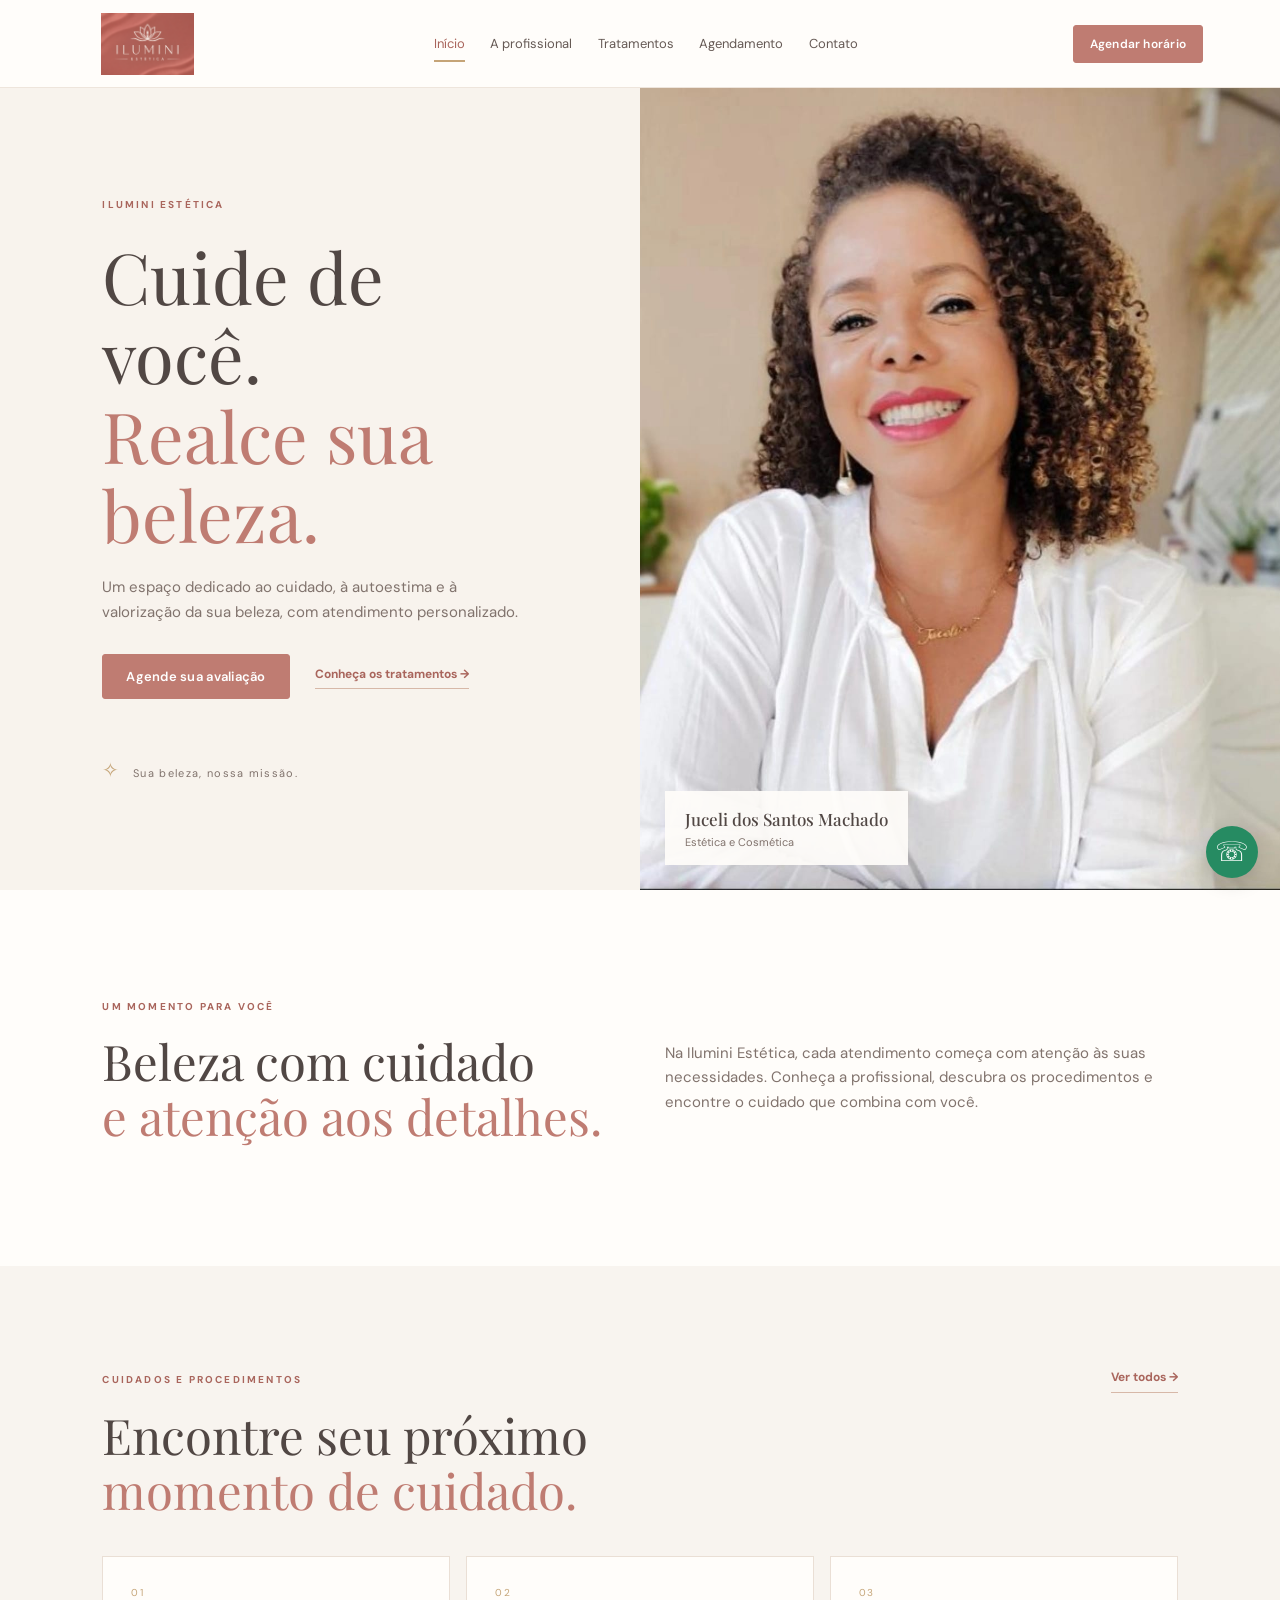
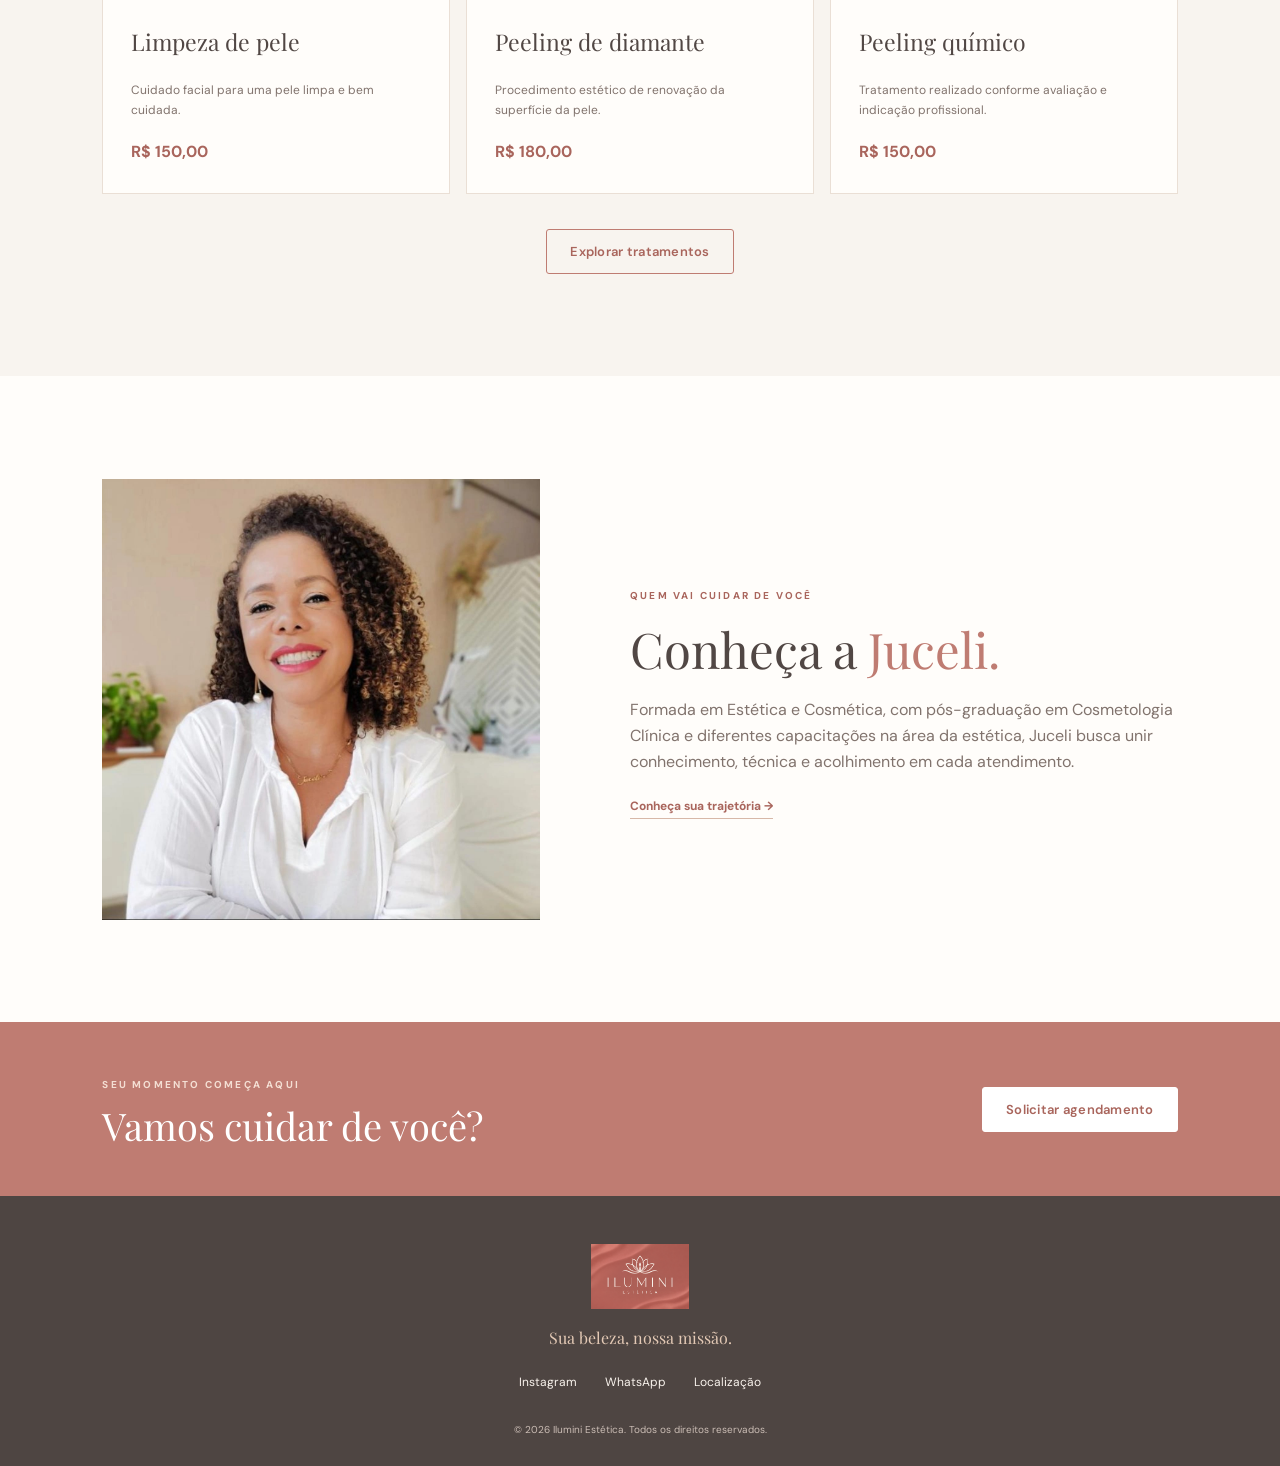
<file: index.html>
<!DOCTYPE html>
<html lang="pt-BR">

<head>
    <meta charset="UTF-8">
    <meta name="viewport" content="width=device-width, initial-scale=1.0">
    <meta name="description"
        content="Ilumini Estética — cuidado, beleza e atendimento personalizado com Juceli dos Santos Machado.">

    <title>Ilumini Estética | Sua beleza, nossa missão</title>

    <link rel="preconnect" href="https://fonts.googleapis.com">
    <link rel="preconnect" href="https://fonts.gstatic.com" crossorigin>

    <link
        href="https://fonts.googleapis.com/css2?family=DM+Sans:wght@400;500;600;700&family=Playfair+Display:wght@400;500;600&display=swap"
        rel="stylesheet">

    <link rel="stylesheet" href="css/style.css">
</head>

<body>

    <!-- CABEÇALHO -->
    <header class="site-header">

        <a class="brand" href="index.html">
            <img src="img/logo-ilumini.png" alt="Ilumini Estética">
        </a>

        <button class="menu-toggle" aria-label="Abrir menu" aria-expanded="false">
            ☰
        </button>

        <nav class="main-nav">
            <a class="active" href="index.html">Início</a>
            <a href="sobre.html">A profissional</a>
            <a href="tratamentos.html">Tratamentos</a>
            <a href="agendamento.html">Agendamento</a>
            <a href="contato.html">Contato</a>
        </nav>

        <a class="button button-small" href="agendamento.html">
            Agendar horário
        </a>

    </header>


    <main>

        <!-- APRESENTAÇÃO PRINCIPAL -->
        <section class="hero">

            <div class="hero-copy">

                <span class="eyebrow">ILUMINI ESTÉTICA</span>

                <h1>
                    Cuide de você.<br>
                    <em>Realce sua beleza.</em>
                </h1>

                <p>
                    Um espaço dedicado ao cuidado, à autoestima e à
                    valorização da sua beleza, com atendimento personalizado.
                </p>

                <div class="hero-actions">

                    <a class="button" href="agendamento.html">
                        Agende sua avaliação
                    </a>

                    <a class="text-link" href="tratamentos.html">
                        Conheça os tratamentos →
                    </a>

                </div>

                <div class="hero-note">
                    <span>✧</span> Sua beleza, nossa missão.
                </div>

            </div>


            <div class="hero-image">

                <img src="img/juceli.jpg" alt="Juceli dos Santos Machado, profissional da Ilumini Estética">

                <div class="image-caption">
                    <strong>Juceli dos Santos Machado</strong>
                    <span>Estética e Cosmética</span>
                </div>

            </div>

        </section>


        <!-- INTRODUÇÃO -->
        <section class="section intro-section">

            <div class="section-heading">

                <span class="eyebrow">UM MOMENTO PARA VOCÊ</span>

                <h2>
                    Beleza com cuidado<br>
                    <em>e atenção aos detalhes.</em>
                </h2>

            </div>

            <p class="section-lead">
                Na Ilumini Estética, cada atendimento começa com atenção
                às suas necessidades. Conheça a profissional, descubra
                os procedimentos e encontre o cuidado que combina com você.
            </p>

        </section>


        <!-- TRATAMENTOS EM DESTAQUE -->
        <section class="section soft-section">

            <div class="section-topline">

                <span class="eyebrow">CUIDADOS E PROCEDIMENTOS</span>

                <a class="text-link" href="tratamentos.html">
                    Ver todos →
                </a>

            </div>

            <h2>
                Encontre seu próximo
                <em>momento de cuidado.</em>
            </h2>


            <div class="treatment-grid">

                <article class="treatment-card">
                    <span class="card-number">01</span>
                    <h3>Limpeza de pele</h3>
                    <p>Cuidado facial para uma pele limpa e bem cuidada.</p>
                    <strong>R$ 150,00</strong>
                </article>


                <article class="treatment-card">
                    <span class="card-number">02</span>
                    <h3>Peeling de diamante</h3>
                    <p>Procedimento estético de renovação da superfície da pele.</p>
                    <strong>R$ 180,00</strong>
                </article>


                <article class="treatment-card">
                    <span class="card-number">03</span>
                    <h3>Peeling químico</h3>
                    <p>Tratamento realizado conforme avaliação e indicação profissional.</p>
                    <strong>R$ 150,00</strong>
                </article>

            </div>


            <div class="center">

                <a class="button button-outline" href="tratamentos.html">
                    Explorar tratamentos
                </a>

            </div>

        </section>


        <!-- SOBRE A PROFISSIONAL -->
        <section class="section about-preview">

            <img src="img/juceli.jpg" alt="Juceli, profissional da Ilumini Estética">

            <div>

                <span class="eyebrow">QUEM VAI CUIDAR DE VOCÊ</span>

                <h2>
                    Conheça a <em>Juceli.</em>
                </h2>

                <p>
                    Formada em Estética e Cosmética, com pós-graduação
                    em Cosmetologia Clínica e diferentes capacitações
                    na área da estética, Juceli busca unir conhecimento,
                    técnica e acolhimento em cada atendimento.
                </p>

                <a class="text-link" href="sobre.html">
                    Conheça sua trajetória →
                </a>

            </div>

        </section>


        <!-- CHAMADA PARA AGENDAMENTO -->
        <section class="cta-band">

            <div>

                <span class="eyebrow">SEU MOMENTO COMEÇA AQUI</span>

                <h2>Vamos cuidar de você?</h2>

            </div>

            <a class="button button-light" href="agendamento.html">
                Solicitar agendamento
            </a>

        </section>

    </main>


    <!-- RODAPÉ -->
    <footer class="site-footer">

        <a class="footer-brand" href="index.html">
            <img src="img/logo-ilumini.png" alt="Ilumini Estética">
        </a>

        <p>Sua beleza, nossa missão.</p>

        <div class="footer-links">

            <a href="https://www.instagram.com/iluminiesteticista/" target="_blank" rel="noopener">
                Instagram
            </a>

            <a href="https://wa.me/5551991524603" target="_blank" rel="noopener">
                WhatsApp
            </a>

            <a href="contato.html">Localização</a>

        </div>

        <small>
            © <span class="year"></span> Ilumini Estética.
            Todos os direitos reservados.
        </small>

    </footer>


    <!-- BOTÃO FLUTUANTE DO WHATSAPP -->
    <a class="whatsapp-float" href="https://wa.me/5551991524603" target="_blank" rel="noopener"
        aria-label="Fale pelo WhatsApp">
        ☏
    </a>


    <script src="js/script.js"></script>

</body>

</html>
</file>
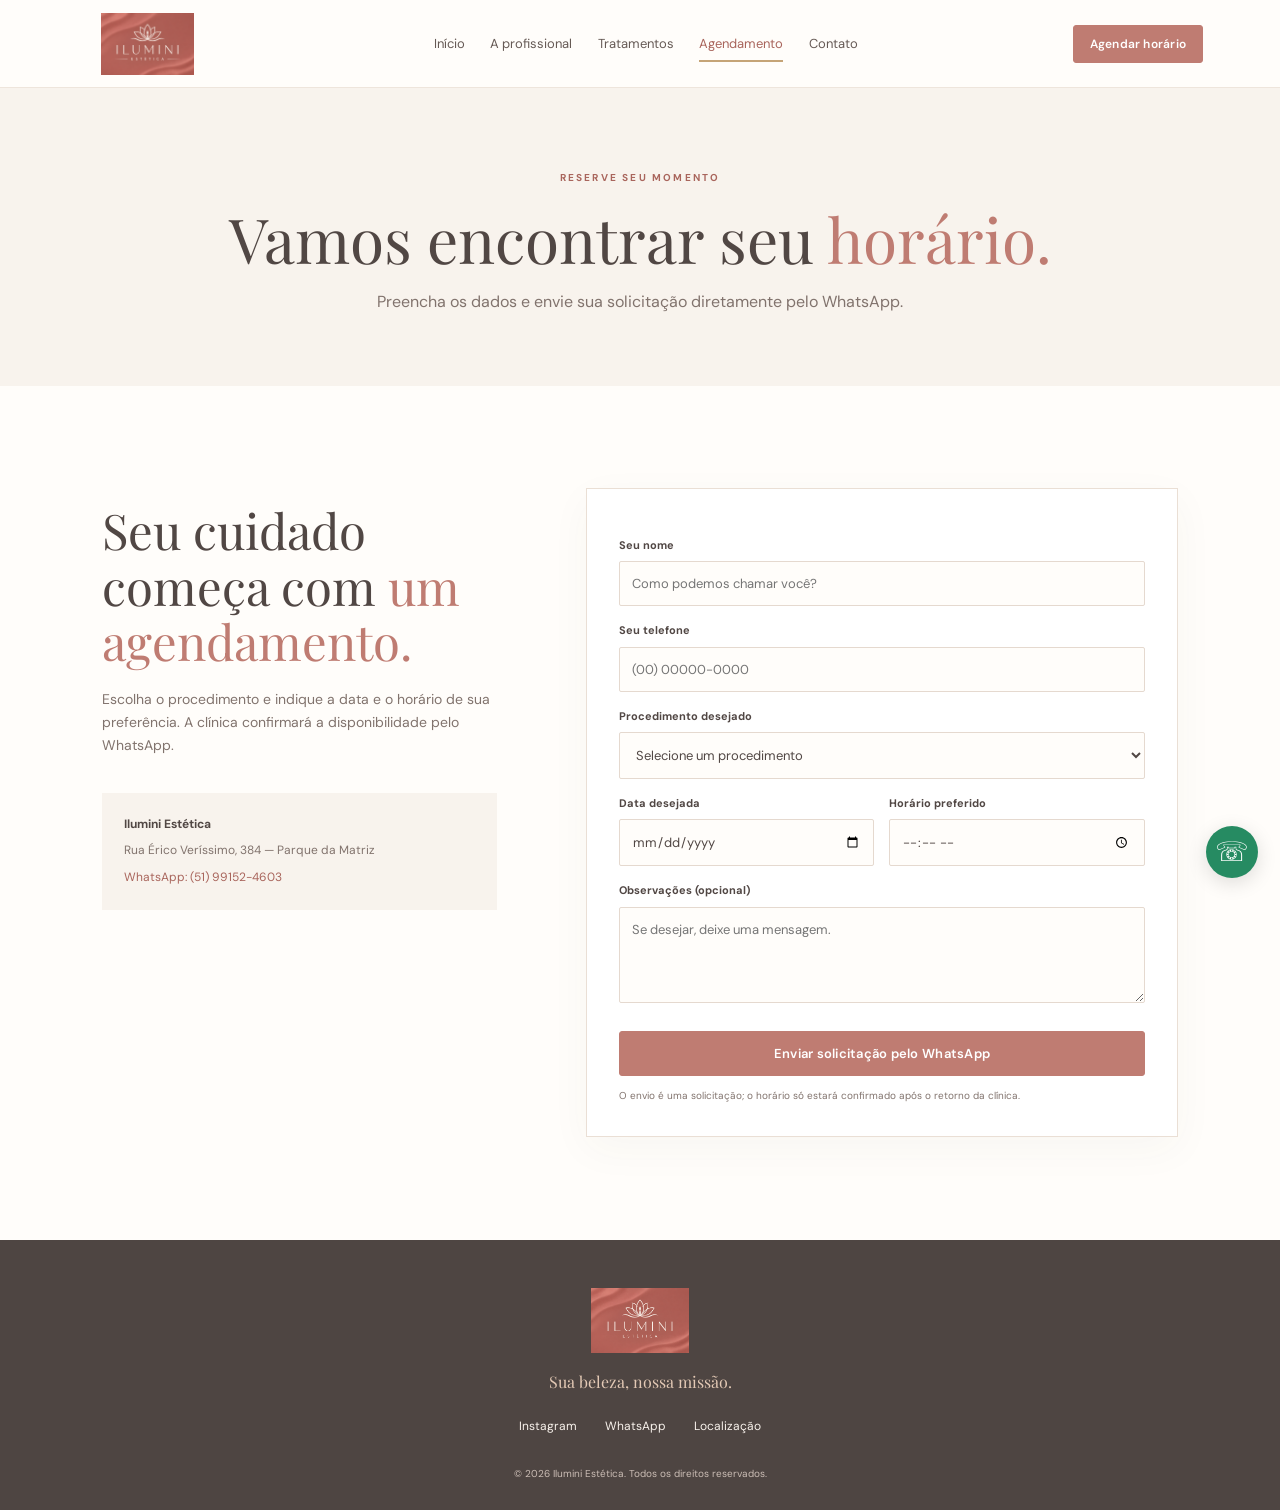
<file: agendamento.html>
<!DOCTYPE html>
<html lang="pt-BR">

<head>
    <meta charset="UTF-8">
    <meta name="viewport" content="width=device-width, initial-scale=1.0">
    <title>Agendamento | Ilumini Estética</title>
    <link
        href="https://fonts.googleapis.com/css2?family=DM+Sans:wght@400;500;600;700&family=Playfair+Display:wght@400;500;600&display=swap"
        rel="stylesheet">
    <link rel="stylesheet" href="css/style.css">
</head>

<body>

    <header class="site-header">
        <a class="brand" href="index.html">
            <img src="img/logo-ilumini.png" alt="Ilumini Estética">
        </a>

        <button class="menu-toggle" aria-label="Abrir menu" aria-expanded="false">☰</button>

        <nav class="main-nav">
            <a href="index.html">Início</a>
            <a href="sobre.html">A profissional</a>
            <a href="tratamentos.html">Tratamentos</a>
            <a class="active" href="agendamento.html">Agendamento</a>
            <a href="contato.html">Contato</a>
        </nav>

        <a class="button button-small" href="agendamento.html">Agendar horário</a>
    </header>

    <main>

        <section class="page-hero">
            <span class="eyebrow">RESERVE SEU MOMENTO</span>
            <h1>Vamos encontrar seu <em>horário.</em></h1>
            <p>Preencha os dados e envie sua solicitação diretamente pelo WhatsApp.</p>
        </section>

        <section class="section booking-layout">

            <div class="booking-aside">

                <h2>
                    Seu cuidado começa com
                    <em>um agendamento.</em>
                </h2>

                <p>
                    Escolha o procedimento e indique a data e o horário
                    de sua preferência. A clínica confirmará a disponibilidade
                    pelo WhatsApp.
                </p>

                <div class="mini-info">
                    <strong>Ilumini Estética</strong>
                    <span>Rua Érico Veríssimo, 384 — Parque da Matriz</span>
                    <a href="https://wa.me/5551991524603">
                        WhatsApp: (51) 99152-4603
                    </a>
                </div>

            </div>


            <form class="booking-form" id="booking-form">

                <label for="nome">Seu nome</label>
                <input id="nome" name="nome" type="text" placeholder="Como podemos chamar você?" required>

                <label for="telefone">Seu telefone</label>
                <input id="telefone" name="telefone" type="tel" placeholder="(00) 00000-0000" required>

                <label for="tratamento">Procedimento desejado</label>

                <select id="tratamento" name="tratamento" required>
                    <option value="">Selecione um procedimento</option>
                    <option>Limpeza de pele</option>
                    <option>Peeling de diamante</option>
                    <option>Peeling químico</option>
                    <option>Bronzeamento jato saudável</option>
                    <option>Microagulhamento</option>
                    <option>Toxina botulínica (Botox)</option>
                </select>


                <div class="form-row">

                    <div>
                        <label for="data">Data desejada</label>
                        <input id="data" name="data" type="date" required>
                    </div>

                    <div>
                        <label for="horario">Horário preferido</label>
                        <input id="horario" name="horario" type="time" required>
                    </div>

                </div>


                <label for="mensagem">Observações (opcional)</label>

                <textarea id="mensagem" name="mensagem" rows="4"
                    placeholder="Se desejar, deixe uma mensagem."></textarea>


                <button class="button button-submit" type="submit">
                    Enviar solicitação pelo WhatsApp
                </button>

                <small class="form-hint">
                    O envio é uma solicitação; o horário só estará confirmado
                    após o retorno da clínica.
                </small>

            </form>

        </section>

    </main>

    <footer class="site-footer">
        <a class="footer-brand" href="index.html">
            <img src="img/logo-ilumini.png" alt="Ilumini Estética">
        </a>
        <p>Sua beleza, nossa missão.</p>
        <div class="footer-links">
            <a href="https://www.instagram.com/iluminiesteticista/" target="_blank" rel="noopener">Instagram</a>
            <a href="https://wa.me/5551991524603" target="_blank" rel="noopener">WhatsApp</a>
            <a href="contato.html">Localização</a>
        </div>
        <small>© <span class="year"></span> Ilumini Estética. Todos os direitos reservados.</small>
    </footer>

    <a class="whatsapp-float" href="https://wa.me/5551991524603" target="_blank" rel="noopener">☏</a>

    <script src="js/script.js"></script>

</body>

</html>
</file>
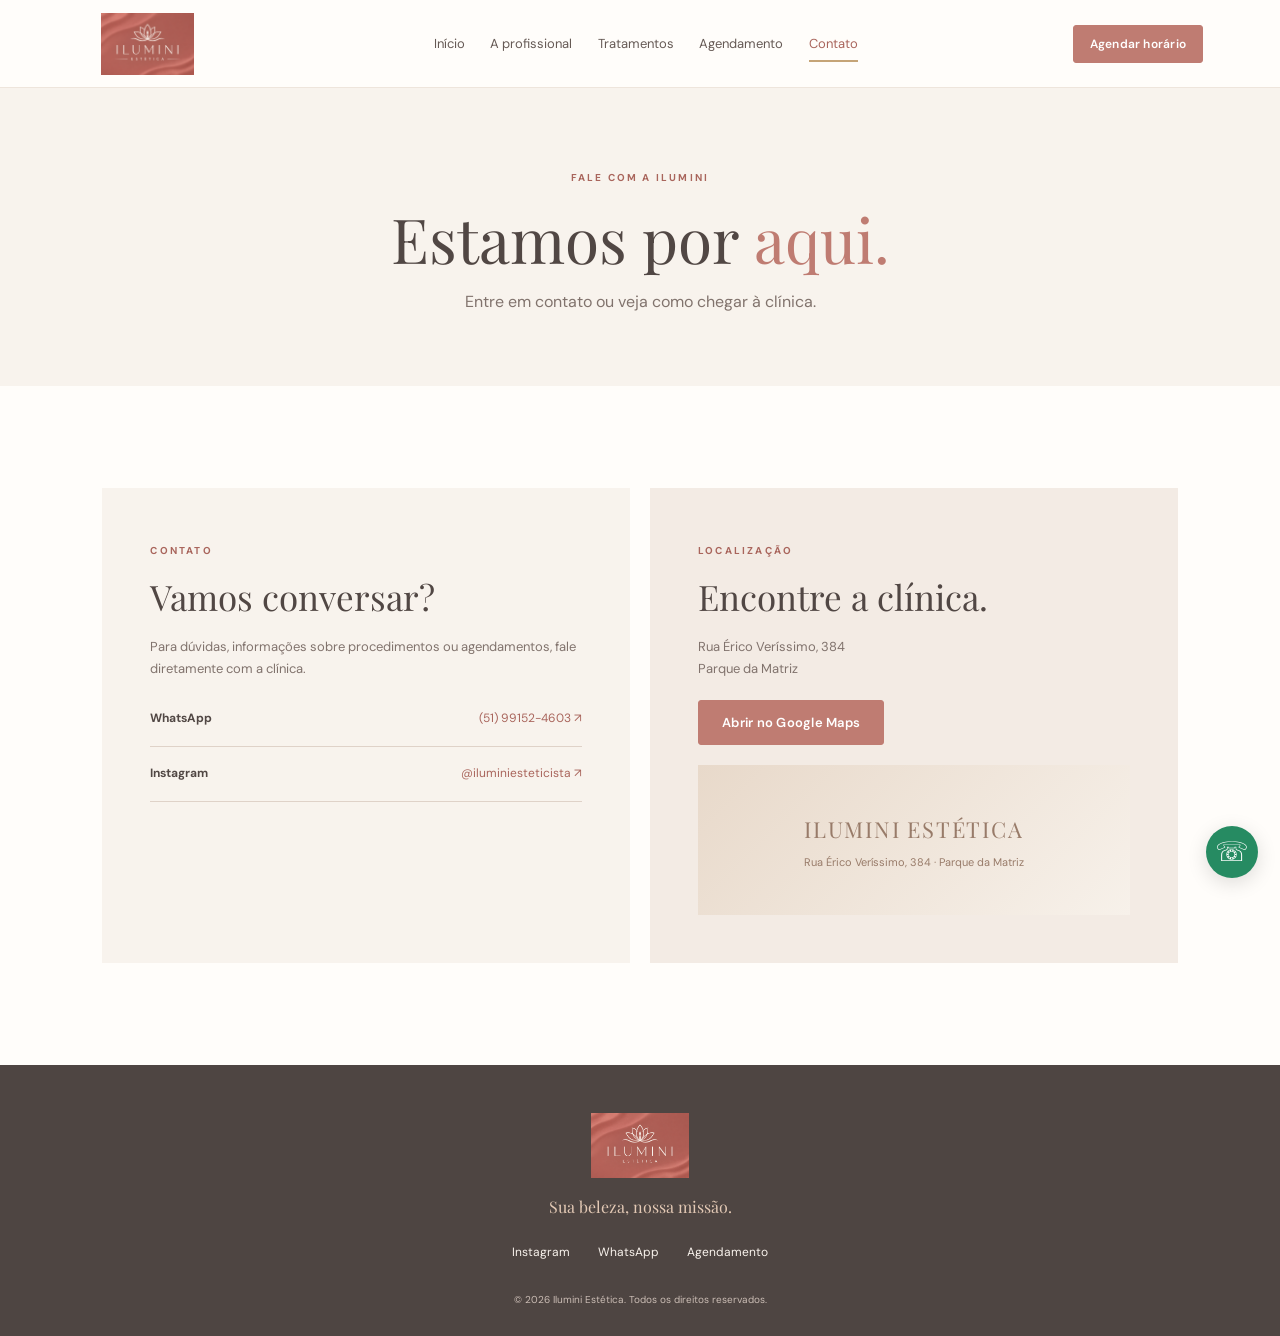
<file: contato.html>
<!DOCTYPE html>
<html lang="pt-BR">

<head>
    <meta charset="UTF-8">
    <meta name="viewport" content="width=device-width, initial-scale=1.0">
    <title>Contato e localização | Ilumini Estética</title>
    <link
        href="https://fonts.googleapis.com/css2?family=DM+Sans:wght@400;500;600;700&family=Playfair+Display:wght@400;500;600&display=swap"
        rel="stylesheet">
    <link rel="stylesheet" href="css/style.css">
</head>

<body>

    <header class="site-header">
        <a class="brand" href="index.html">
            <img src="img/logo-ilumini.png" alt="Ilumini Estética">
        </a>

        <button class="menu-toggle" aria-label="Abrir menu" aria-expanded="false">☰</button>

        <nav class="main-nav">
            <a href="index.html">Início</a>
            <a href="sobre.html">A profissional</a>
            <a href="tratamentos.html">Tratamentos</a>
            <a href="agendamento.html">Agendamento</a>
            <a class="active" href="contato.html">Contato</a>
        </nav>

        <a class="button button-small" href="agendamento.html">Agendar horário</a>
    </header>

    <main>

        <section class="page-hero">
            <span class="eyebrow">FALE COM A ILUMINI</span>
            <h1>Estamos por <em>aqui.</em></h1>
            <p>Entre em contato ou veja como chegar à clínica.</p>
        </section>


        <section class="section contact-layout">

            <div class="contact-card">

                <span class="eyebrow">CONTATO</span>

                <h2>Vamos conversar?</h2>

                <p>
                    Para dúvidas, informações sobre procedimentos ou
                    agendamentos, fale diretamente com a clínica.
                </p>

                <a class="contact-line" href="https://wa.me/5551991524603" target="_blank" rel="noopener">

                    <strong>WhatsApp</strong>
                    <span>(51) 99152-4603 ↗</span>

                </a>

                <a class="contact-line" href="https://www.instagram.com/iluminiesteticista/" target="_blank"
                    rel="noopener">

                    <strong>Instagram</strong>
                    <span>@iluminiesteticista ↗</span>

                </a>

            </div>


            <div class="contact-card location-card">

                <span class="eyebrow">LOCALIZAÇÃO</span>

                <h2>Encontre a clínica.</h2>

                <p>
                    Rua Érico Veríssimo, 384<br>
                    Parque da Matriz
                </p>

                <a class="button"
                    href="https://www.google.com/maps/search/?api=1&query=Rua%20%C3%89rico%20Ver%C3%ADssimo%2C%20384%2C%20Parque%20da%20Matriz"
                    target="_blank" rel="noopener">
                    Abrir no Google Maps
                </a>

                <div class="map-placeholder">
                    ILUMINI ESTÉTICA
                    <span>Rua Érico Veríssimo, 384 · Parque da Matriz</span>
                </div>

            </div>

        </section>

    </main>


    <footer class="site-footer">

        <a class="footer-brand" href="index.html">
            <img src="img/logo-ilumini.png" alt="Ilumini Estética">
        </a>

        <p>Sua beleza, nossa missão.</p>

        <div class="footer-links">
            <a href="https://www.instagram.com/iluminiesteticista/" target="_blank" rel="noopener">Instagram</a>
            <a href="https://wa.me/5551991524603" target="_blank" rel="noopener">WhatsApp</a>
            <a href="agendamento.html">Agendamento</a>
        </div>

        <small>
            © <span class="year"></span> Ilumini Estética.
            Todos os direitos reservados.
        </small>

    </footer>

    <a class="whatsapp-float" href="https://wa.me/5551991524603" target="_blank" rel="noopener">☏</a>

    <script src="js/script.js"></script>

</body>

</html>
</file>
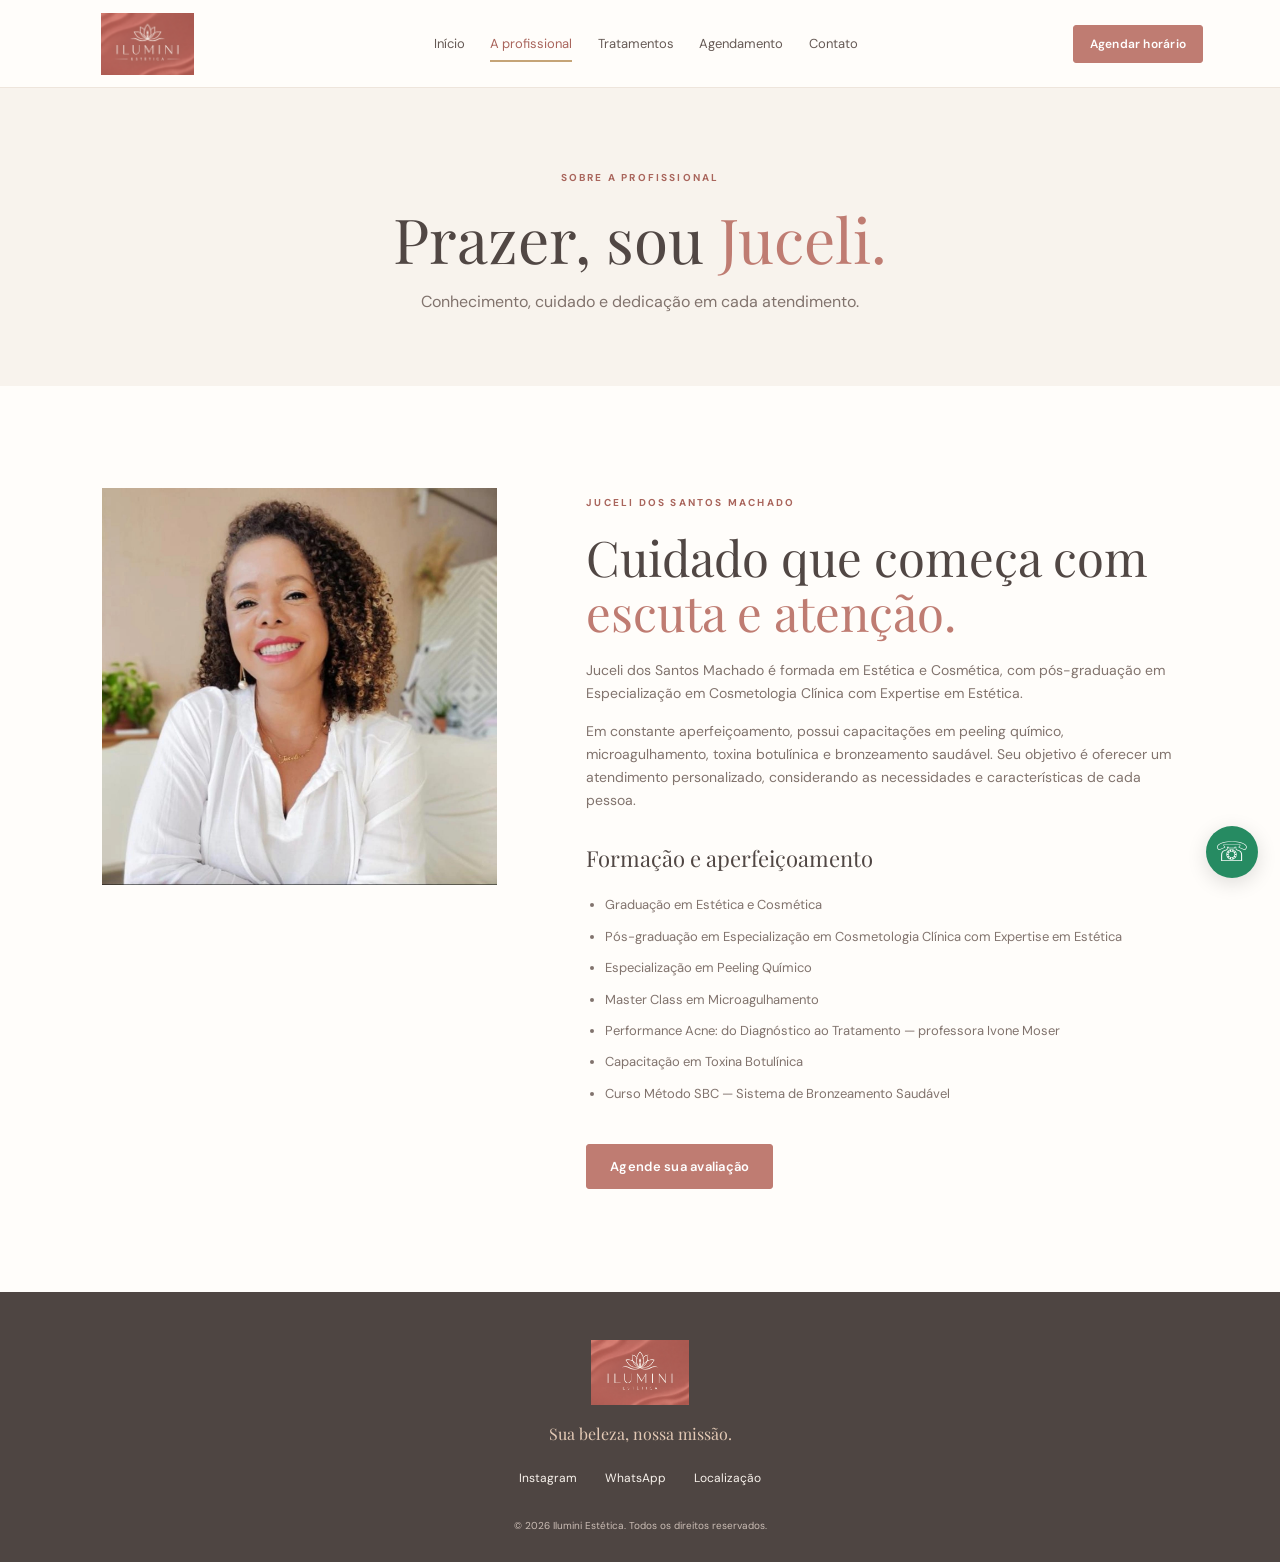
<file: sobre.html>
<!DOCTYPE html>
<html lang="pt-BR">

<head>
    <meta charset="UTF-8">
    <meta name="viewport" content="width=device-width, initial-scale=1.0">
    <title>A profissional | Ilumini Estética</title>
    <link
        href="https://fonts.googleapis.com/css2?family=DM+Sans:wght@400;500;600;700&family=Playfair+Display:wght@400;500;600&display=swap"
        rel="stylesheet">
    <link rel="stylesheet" href="css/style.css">
</head>

<body>

    <header class="site-header">
        <a class="brand" href="index.html">
            <img src="img/logo-ilumini.png" alt="Ilumini Estética">
        </a>

        <button class="menu-toggle" aria-label="Abrir menu" aria-expanded="false">☰</button>

        <nav class="main-nav">
            <a href="index.html">Início</a>
            <a class="active" href="sobre.html">A profissional</a>
            <a href="tratamentos.html">Tratamentos</a>
            <a href="agendamento.html">Agendamento</a>
            <a href="contato.html">Contato</a>
        </nav>

        <a class="button button-small" href="agendamento.html">Agendar horário</a>
    </header>

    <main>

        <section class="page-hero">
            <span class="eyebrow">SOBRE A PROFISSIONAL</span>
            <h1>Prazer, sou <em>Juceli.</em></h1>
            <p>Conhecimento, cuidado e dedicação em cada atendimento.</p>
        </section>

        <section class="section profile-layout">

            <img class="profile-photo" src="img/juceli.jpg" alt="Juceli dos Santos Machado">

            <div>

                <span class="eyebrow">JUCELI DOS SANTOS MACHADO</span>

                <h2>
                    Cuidado que começa com
                    <em>escuta e atenção.</em>
                </h2>

                <p>
                    Juceli dos Santos Machado é formada em Estética e Cosmética,
                    com pós-graduação em Especialização em Cosmetologia Clínica
                    com Expertise em Estética.
                </p>

                <p>
                    Em constante aperfeiçoamento, possui capacitações em
                    peeling químico, microagulhamento, toxina botulínica
                    e bronzeamento saudável. Seu objetivo é oferecer um
                    atendimento personalizado, considerando as necessidades
                    e características de cada pessoa.
                </p>

                <h3 class="subheading">Formação e aperfeiçoamento</h3>

                <ul class="credential-list">
                    <li>Graduação em Estética e Cosmética</li>
                    <li>Pós-graduação em Especialização em Cosmetologia Clínica com Expertise em Estética</li>
                    <li>Especialização em Peeling Químico</li>
                    <li>Master Class em Microagulhamento</li>
                    <li>Performance Acne: do Diagnóstico ao Tratamento — professora Ivone Moser</li>
                    <li>Capacitação em Toxina Botulínica</li>
                    <li>Curso Método SBC — Sistema de Bronzeamento Saudável</li>
                </ul>

                <a class="button" href="agendamento.html">
                    Agende sua avaliação
                </a>

            </div>

        </section>

    </main>

    <footer class="site-footer">
        <a class="footer-brand" href="index.html">
            <img src="img/logo-ilumini.png" alt="Ilumini Estética">
        </a>
        <p>Sua beleza, nossa missão.</p>
        <div class="footer-links">
            <a href="https://www.instagram.com/iluminiesteticista/" target="_blank" rel="noopener">Instagram</a>
            <a href="https://wa.me/5551991524603" target="_blank" rel="noopener">WhatsApp</a>
            <a href="contato.html">Localização</a>
        </div>
        <small>© <span class="year"></span> Ilumini Estética. Todos os direitos reservados.</small>
    </footer>

    <a class="whatsapp-float" href="https://wa.me/5551991524603" target="_blank" rel="noopener">☏</a>

    <script src="js/script.js"></script>

</body>

</html>
</file>
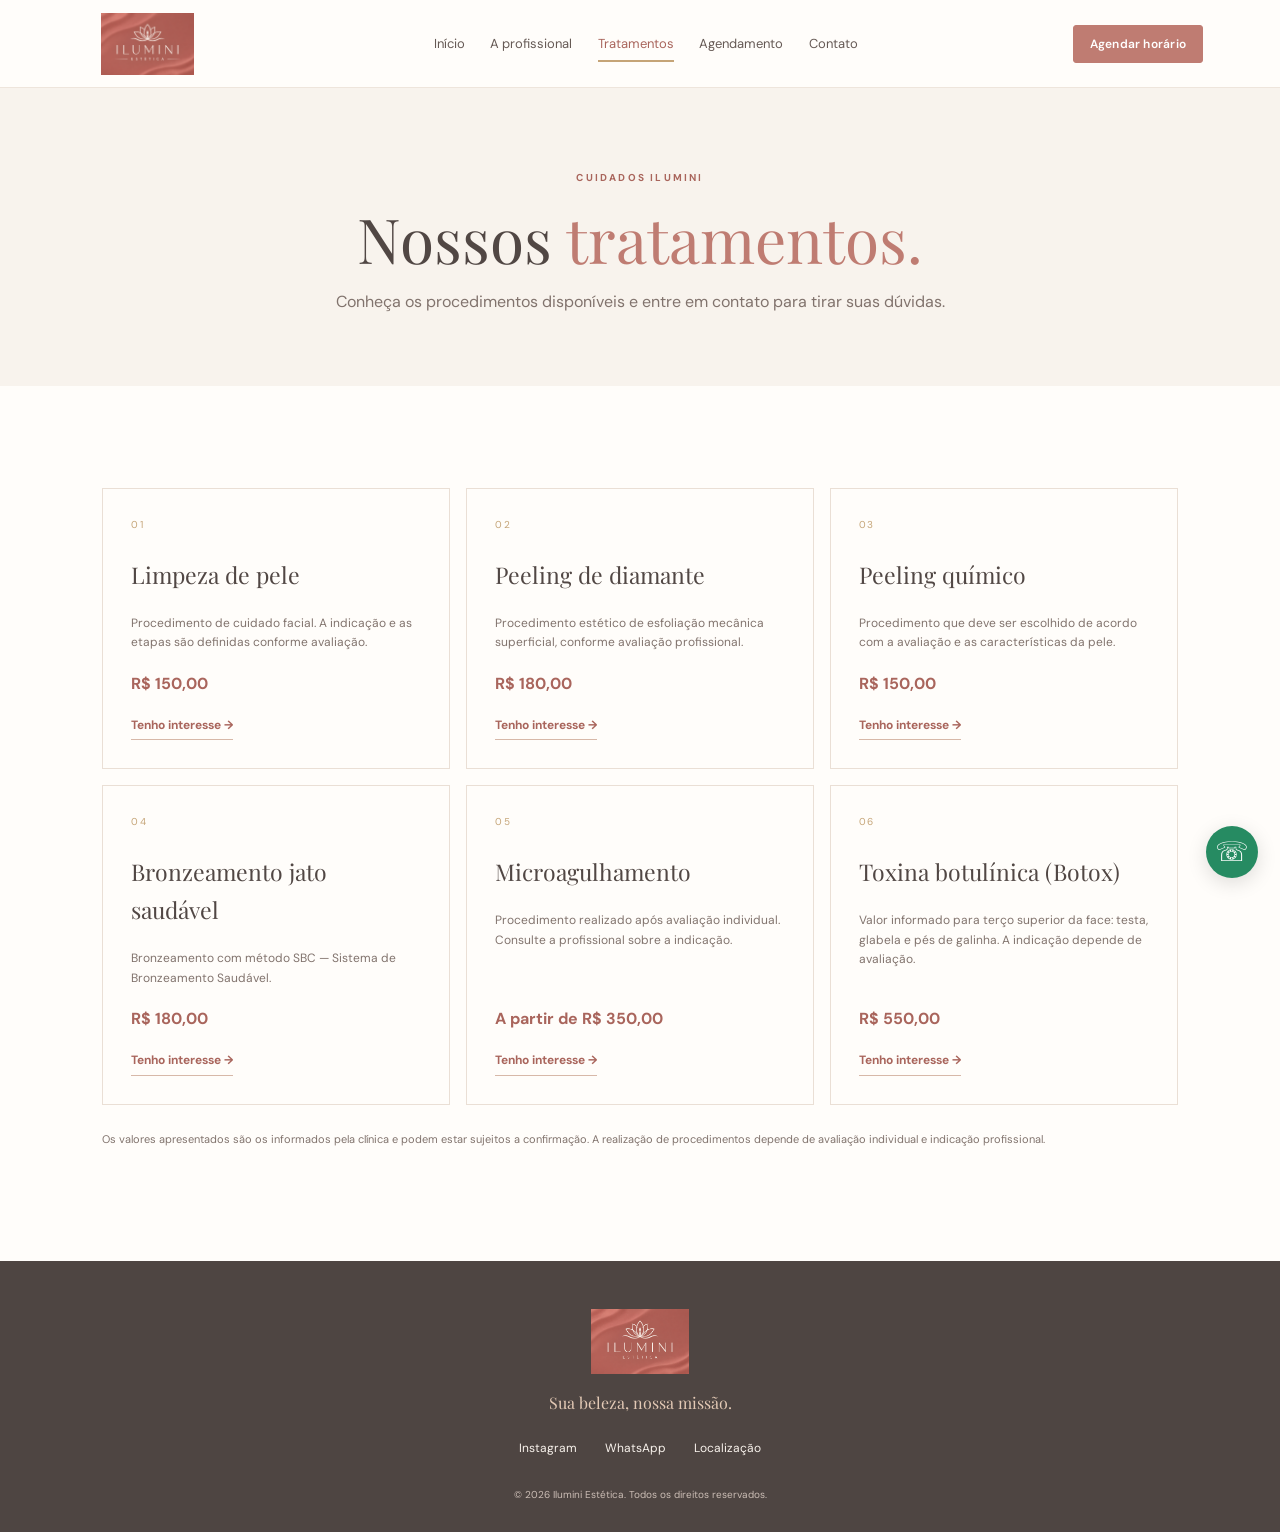
<file: tratamentos.html>
<!DOCTYPE html>
<html lang="pt-BR">

<head>
    <meta charset="UTF-8">
    <meta name="viewport" content="width=device-width, initial-scale=1.0">
    <title>Tratamentos | Ilumini Estética</title>
    <link
        href="https://fonts.googleapis.com/css2?family=DM+Sans:wght@400;500;600;700&family=Playfair+Display:wght@400;500;600&display=swap"
        rel="stylesheet">
    <link rel="stylesheet" href="css/style.css">
</head>

<body>

    <header class="site-header">
        <a class="brand" href="index.html">
            <img src="img/logo-ilumini.png" alt="Ilumini Estética">
        </a>

        <button class="menu-toggle" aria-label="Abrir menu" aria-expanded="false">☰</button>

        <nav class="main-nav">
            <a href="index.html">Início</a>
            <a href="sobre.html">A profissional</a>
            <a class="active" href="tratamentos.html">Tratamentos</a>
            <a href="agendamento.html">Agendamento</a>
            <a href="contato.html">Contato</a>
        </nav>

        <a class="button button-small" href="agendamento.html">Agendar horário</a>
    </header>

    <main>

        <section class="page-hero">
            <span class="eyebrow">CUIDADOS ILUMINI</span>
            <h1>Nossos <em>tratamentos.</em></h1>
            <p>Conheça os procedimentos disponíveis e entre em contato para tirar suas dúvidas.</p>
        </section>

        <section class="section">

            <div class="treatment-grid full-grid">

                <article class="treatment-card">
                    <span class="card-number">01</span>
                    <h3>Limpeza de pele</h3>
                    <p>Procedimento de cuidado facial. A indicação e as etapas são definidas conforme avaliação.</p>
                    <strong>R$ 150,00</strong>
                    <a class="text-link" href="agendamento.html?tratamento=Limpeza%20de%20pele">Tenho interesse →</a>
                </article>

                <article class="treatment-card">
                    <span class="card-number">02</span>
                    <h3>Peeling de diamante</h3>
                    <p>Procedimento estético de esfoliação mecânica superficial, conforme avaliação profissional.</p>
                    <strong>R$ 180,00</strong>
                    <a class="text-link" href="agendamento.html?tratamento=Peeling%20de%20diamante">Tenho interesse
                        →</a>
                </article>

                <article class="treatment-card">
                    <span class="card-number">03</span>
                    <h3>Peeling químico</h3>
                    <p>Procedimento que deve ser escolhido de acordo com a avaliação e as características da pele.</p>
                    <strong>R$ 150,00</strong>
                    <a class="text-link" href="agendamento.html?tratamento=Peeling%20químico">Tenho interesse →</a>
                </article>

                <article class="treatment-card">
                    <span class="card-number">04</span>
                    <h3>Bronzeamento jato saudável</h3>
                    <p>Bronzeamento com método SBC — Sistema de Bronzeamento Saudável.</p>
                    <strong>R$ 180,00</strong>
                    <a class="text-link" href="agendamento.html?tratamento=Bronzeamento%20jato%20saudável">Tenho
                        interesse →</a>
                </article>

                <article class="treatment-card">
                    <span class="card-number">05</span>
                    <h3>Microagulhamento</h3>
                    <p>Procedimento realizado após avaliação individual. Consulte a profissional sobre a indicação.</p>
                    <strong>A partir de R$ 350,00</strong>
                    <a class="text-link" href="agendamento.html?tratamento=Microagulhamento">Tenho interesse →</a>
                </article>

                <article class="treatment-card">
                    <span class="card-number">06</span>
                    <h3>Toxina botulínica (Botox)</h3>
                    <p>Valor informado para terço superior da face: testa, glabela e pés de galinha. A indicação depende
                        de avaliação.</p>
                    <strong>R$ 550,00</strong>
                    <a class="text-link" href="agendamento.html?tratamento=Toxina%20botulínica">Tenho interesse →</a>
                </article>

            </div>

            <p class="notice">
                Os valores apresentados são os informados pela clínica e podem estar sujeitos a confirmação.
                A realização de procedimentos depende de avaliação individual e indicação profissional.
            </p>

        </section>

    </main>

    <footer class="site-footer">
        <a class="footer-brand" href="index.html">
            <img src="img/logo-ilumini.png" alt="Ilumini Estética">
        </a>
        <p>Sua beleza, nossa missão.</p>
        <div class="footer-links">
            <a href="https://www.instagram.com/iluminiesteticista/" target="_blank" rel="noopener">Instagram</a>
            <a href="https://wa.me/5551991524603" target="_blank" rel="noopener">WhatsApp</a>
            <a href="contato.html">Localização</a>
        </div>
        <small>© <span class="year"></span> Ilumini Estética. Todos os direitos reservados.</small>
    </footer>

    <a class="whatsapp-float" href="https://wa.me/5551991524603" target="_blank" rel="noopener">☏</a>

    <script src="js/script.js"></script>

</body>

</html>
</file>
<file: css/style.css>
/* ================================
   CONFIGURAÇÕES GERAIS
================================ */

* {
    box-sizing: border-box;
}

:root {
    --terra: #bf7c72;
    --terra-dark: #a9655c;
    --cream: #f8f3ed;
    --cream-2: #f1e8df;
    --gold: #c5a477;
    --ink: #514744;
    --muted: #81736d;
    --white: #ffffff;
}

html {
    scroll-behavior: smooth;
}

body {
    margin: 0;
    background: #fffdfa;
    color: var(--ink);
    font-family: "DM Sans", sans-serif;
    line-height: 1.65;
}

a {
    color: inherit;
    text-decoration: none;
}

img {
    max-width: 100%;
    display: block;
}


/* ================================
   CABEÇALHO
================================ */

.site-header {
    height: 88px;
    padding: 12px clamp(20px, 6vw, 88px);
    display: flex;
    align-items: center;
    justify-content: space-between;
    gap: 24px;
    background: rgba(255, 253, 250, 0.96);
    position: sticky;
    top: 0;
    z-index: 20;
    border-bottom: 1px solid #eee5dc;
}

.brand img {
    width: 142px;
    height: 62px;
    object-fit: contain;
}

.main-nav {
    display: flex;
    align-items: center;
    gap: clamp(14px, 2vw, 30px);
    font-size: 13px;
    color: #665a55;
}

.main-nav a {
    padding: 8px 0;
    position: relative;
}

.main-nav a:hover,
.main-nav a.active {
    color: var(--terra-dark);
}

.main-nav a.active::after {
    content: "";
    position: absolute;
    bottom: 0;
    left: 0;
    width: 100%;
    height: 2px;
    background: var(--gold);
}

.menu-toggle {
    display: none;
    background: none;
    border: 0;
    font-size: 25px;
    color: var(--ink);
}


/* ================================
   BOTÕES
================================ */

.button {
    display: inline-flex;
    justify-content: center;
    align-items: center;
    padding: 13px 23px;
    border: 1px solid var(--terra);
    background: var(--terra);
    color: #fff;
    border-radius: 3px;
    font: 600 13px "DM Sans", sans-serif;
    letter-spacing: 0.02em;
    cursor: pointer;
    transition: 0.2s;
}

.button:hover {
    background: var(--terra-dark);
    border-color: var(--terra-dark);
    transform: translateY(-1px);
}

.button-small {
    padding: 10px 16px;
    font-size: 12px;
}

.button-outline {
    background: transparent;
    color: var(--terra-dark);
}

.button-outline:hover {
    color: #fff;
}

.button-light {
    background: #fff;
    color: var(--terra-dark);
    border-color: #fff;
}


/* ================================
   TEXTOS E TÍTULOS
================================ */

.eyebrow {
    font-size: 10px;
    font-weight: 700;
    letter-spacing: 0.22em;
    color: var(--terra-dark);
}

h1,
h2,
h3 {
    margin-top: 0;
}

h1,
h2 {
    font-family: "Playfair Display", serif;
    font-weight: 400;
    line-height: 1.13;
}

h1 {
    font-size: clamp(43px, 5.5vw, 72px);
    margin: 20px 0;
}

h2 {
    font-size: clamp(34px, 4vw, 49px);
    margin: 14px 0 20px;
}

h1 em,
h2 em {
    font-style: normal;
    color: var(--terra);
}

.text-link {
    font-size: 12px;
    font-weight: 700;
    color: var(--terra-dark);
    border-bottom: 1px solid #d7b8a8;
    padding-bottom: 4px;
}


/* ================================
   PÁGINA INICIAL - HERO
================================ */

.hero {
    display: grid;
    grid-template-columns: 1fr 1fr;
    min-height: 620px;
    background: var(--cream);
}

.hero-copy {
    padding: clamp(55px, 8vw, 115px) clamp(28px, 8vw, 120px);
    align-self: center;
}

.hero-copy>p {
    max-width: 450px;
    color: var(--muted);
    font-size: 15px;
}

.hero-actions {
    display: flex;
    align-items: center;
    gap: 25px;
    flex-wrap: wrap;
    margin-top: 30px;
}

.hero-note {
    margin-top: 55px;
    color: var(--muted);
    font-size: 11px;
    letter-spacing: 0.12em;
}

.hero-note span {
    color: var(--gold);
    font-size: 20px;
    margin-right: 8px;
}

.hero-image {
    position: relative;
    min-height: 550px;
    overflow: hidden;
}

.hero-image>img {
    width: 100%;
    height: 100%;
    object-fit: cover;
    object-position: center 30%;
}

.image-caption {
    position: absolute;
    bottom: 25px;
    left: 25px;
    background: rgba(255, 253, 250, 0.92);
    padding: 14px 20px;
    display: flex;
    flex-direction: column;
    min-width: 220px;
}

.image-caption strong {
    font-family: "Playfair Display", serif;
    font-size: 17px;
    font-weight: 500;
}

.image-caption span {
    font-size: 11px;
    color: var(--muted);
}


/* ================================
   SEÇÕES
================================ */

.section {
    padding: clamp(60px, 8vw, 105px) clamp(24px, 8vw, 120px);
}

.intro-section {
    display: grid;
    grid-template-columns: 1fr 1fr;
    gap: 50px;
    align-items: center;
}

.section-lead {
    max-width: 510px;
    color: var(--muted);
    font-size: 15px;
}

.soft-section {
    background: #f8f4ef;
}

.section-topline {
    display: flex;
    justify-content: space-between;
    align-items: center;
}

.soft-section>h2 {
    max-width: 600px;
    margin-bottom: 38px;
}


/* ================================
   CARDS DE TRATAMENTOS
================================ */

.treatment-grid {
    display: grid;
    grid-template-columns: repeat(3, 1fr);
    gap: 16px;
}

.treatment-card {
    background: #fffdfa;
    border: 1px solid #eadfd5;
    padding: 28px;
    min-height: 235px;
    display: flex;
    flex-direction: column;
    align-items: flex-start;
}

.card-number {
    font-size: 10px;
    color: var(--gold);
    letter-spacing: 0.15em;
}

.treatment-card h3 {
    font-family: "Playfair Display", serif;
    font-size: 23px;
    font-weight: 400;
    margin: 22px 0 8px;
}

.treatment-card p {
    font-size: 12px;
    color: var(--muted);
    margin-bottom: 18px;
}

.treatment-card strong {
    color: var(--terra-dark);
    font-size: 16px;
    margin-top: auto;
}

.treatment-card .text-link {
    margin-top: 18px;
}

.center {
    text-align: center;
    margin-top: 35px;
}

.full-grid {
    grid-template-columns: repeat(3, 1fr);
}

.full-grid .treatment-card {
    min-height: 280px;
}

.notice {
    margin-top: 25px;
    color: var(--muted);
    font-size: 11px;
}


/* ================================
   SOBRE A PROFISSIONAL
================================ */

.about-preview {
    display: grid;
    grid-template-columns: minmax(250px, 0.8fr) 1fr;
    gap: clamp(35px, 7vw, 95px);
    align-items: center;
}

.about-preview>img {
    width: 100%;
    max-height: 500px;
    object-fit: cover;
    object-position: center 25%;
}

.about-preview p {
    color: var(--muted);
    max-width: 550px;
}

.profile-layout {
    display: grid;
    grid-template-columns: minmax(260px, 0.8fr) 1.2fr;
    gap: clamp(35px, 7vw, 90px);
    align-items: start;
}

.profile-photo {
    width: 100%;
    max-height: 690px;
    object-fit: cover;
    object-position: center 20%;
}

.profile-layout p {
    color: var(--muted);
    font-size: 14px;
}

.subheading {
    font-family: "Playfair Display", serif;
    font-size: 22px;
    font-weight: 400;
    margin: 28px 0 12px;
}

.credential-list {
    padding-left: 19px;
    color: var(--muted);
    font-size: 13px;
}

.credential-list li {
    padding: 5px 0;
}

.profile-layout .button {
    margin-top: 22px;
}


/* ================================
   BANNER DE AGENDAMENTO
================================ */

.cta-band {
    background: var(--terra);
    color: white;
    padding: 48px clamp(24px, 8vw, 120px);
    display: flex;
    align-items: center;
    justify-content: space-between;
    gap: 25px;
}

.cta-band .eyebrow {
    color: #f4dfd4;
}

.cta-band h2 {
    margin: 8px 0 0;
    font-size: 38px;
}


/* ================================
   CABEÇALHO DAS PÁGINAS INTERNAS
================================ */

.page-hero {
    background: var(--cream);
    text-align: center;
    padding: 75px 20px 70px;
}

.page-hero h1 {
    font-size: clamp(42px, 5vw, 62px);
    margin: 15px 0;
}

.page-hero p {
    color: var(--muted);
    margin: 0;
}


/* ================================
   AGENDAMENTO
================================ */

.booking-layout {
    display: grid;
    grid-template-columns: 0.8fr 1.2fr;
    gap: clamp(35px, 7vw, 90px);
    align-items: start;
}

.booking-aside p {
    color: var(--muted);
    font-size: 14px;
}

.mini-info {
    margin-top: 35px;
    padding: 22px;
    background: var(--cream);
    display: flex;
    flex-direction: column;
    gap: 7px;
    font-size: 12px;
}

.mini-info span {
    color: var(--muted);
}

.mini-info a {
    color: var(--terra-dark);
}

.booking-form {
    padding: 32px;
    background: #fff;
    border: 1px solid #eadfd5;
    box-shadow: 0 12px 40px #59463b0a;
}

.booking-form label {
    display: block;
    font-size: 11px;
    font-weight: 700;
    margin: 15px 0 7px;
}

.booking-form input,
.booking-form select,
.booking-form textarea {
    width: 100%;
    padding: 13px 12px;
    border: 1px solid #e5d9cf;
    background: #fffdfa;
    border-radius: 2px;
    color: var(--ink);
    font: 13px "DM Sans", sans-serif;
}

.booking-form input:focus,
.booking-form select:focus,
.booking-form textarea:focus {
    outline: 1px solid var(--terra);
}

.form-row {
    display: grid;
    grid-template-columns: 1fr 1fr;
    gap: 15px;
}

.button-submit {
    width: 100%;
    margin-top: 20px;
}

.form-hint {
    display: block;
    color: var(--muted);
    font-size: 10px;
    margin-top: 12px;
}


/* ================================
   CONTATO
================================ */

.contact-layout {
    display: grid;
    grid-template-columns: 1fr 1fr;
    gap: 20px;
}

.contact-card {
    padding: clamp(25px, 4vw, 48px);
    background: var(--cream);
}

.contact-card h2 {
    font-size: 35px;
}

.contact-card p {
    font-size: 13px;
    color: var(--muted);
}

.contact-line {
    display: flex;
    justify-content: space-between;
    gap: 10px;
    padding: 17px 0;
    border-bottom: 1px solid #dfd2c8;
    font-size: 12px;
}

.contact-line span {
    color: var(--terra-dark);
}

.location-card {
    background: #f3ebe4;
}

.location-card .button {
    margin: 8px 0 20px;
}

.map-placeholder {
    height: 150px;
    background: linear-gradient(135deg, #e8d9ca, #f7f1ea);
    display: flex;
    flex-direction: column;
    justify-content: center;
    align-items: center;
    color: #987b69;
    font-family: "Playfair Display", serif;
    font-size: 22px;
    letter-spacing: 0.08em;
    text-align: center;
    padding: 15px;
}

.map-placeholder span {
    font: 11px "DM Sans", sans-serif;
    letter-spacing: 0;
    margin-top: 8px;
}


/* ================================
   RODAPÉ
================================ */

.site-footer {
    background: #4e4542;
    color: #f9f3ed;
    text-align: center;
    padding: 48px 20px 25px;
}

.footer-brand img {
    width: 140px;
    height: 65px;
    object-fit: contain;
    margin: 0 auto 12px;
}

.site-footer p {
    font-family: "Playfair Display", serif;
    color: #e3c9b5;
}

.footer-links {
    display: flex;
    justify-content: center;
    gap: 28px;
    margin: 22px 0;
    font-size: 12px;
}

.footer-links a:hover {
    color: #e5bd98;
}

.site-footer small {
    font-size: 10px;
    color: #cbbdb5;
}


/* ================================
   WHATSAPP FLUTUANTE
================================ */

.whatsapp-float {
    position: fixed;
    right: 22px;
    bottom: 22px;
    width: 52px;
    height: 52px;
    border-radius: 50%;
    background: #268b62;
    color: #fff;
    display: grid;
    place-items: center;
    font-size: 27px;
    box-shadow: 0 5px 20px #0002;
    z-index: 30;
}


/* ================================
   RESPONSIVIDADE - TABLETS
================================ */

@media (max-width: 900px) {

    .site-header {
        gap: 12px;
    }

    .main-nav {
        gap: 13px;
    }

    .main-nav a {
        font-size: 11px;
    }

    .site-header>.button {
        display: none;
    }

    .hero-copy {
        padding: 55px 35px;
    }

    .treatment-grid,
    .full-grid {
        grid-template-columns: repeat(2, 1fr);
    }

}


/* ================================
   RESPONSIVIDADE - CELULARES
================================ */

@media (max-width: 680px) {

    .site-header {
        height: 72px;
        padding: 8px 18px;
    }

    .brand img {
        width: 120px;
        height: 54px;
    }

    .menu-toggle {
        display: block;
        margin-left: auto;
    }

    .main-nav {
        display: none;
        position: absolute;
        top: 71px;
        left: 0;
        right: 0;
        background: #fffdfa;
        padding: 18px 24px 24px;
        flex-direction: column;
        align-items: flex-start;
        border-bottom: 1px solid #eee0d5;
        box-shadow: 0 10px 18px #0000000a;
    }

    .main-nav.open {
        display: flex;
    }

    .main-nav a {
        font-size: 13px;
        width: 100%;
    }

    .hero {
        grid-template-columns: 1fr;
    }

    .hero-copy {
        padding: 55px 25px 40px;
    }

    .hero-image {
        min-height: 420px;
        max-height: 520px;
    }

    .intro-section,
    .about-preview,
    .profile-layout,
    .booking-layout,
    .contact-layout {
        grid-template-columns: 1fr;
    }

    .section {
        padding: 60px 24px;
    }

    .intro-section {
        gap: 12px;
    }

    .treatment-grid,
    .full-grid {
        grid-template-columns: 1fr;
    }

    .treatment-card {
        min-height: 205px;
    }

    .about-preview>img {
        max-height: 430px;
    }

    .cta-band {
        flex-direction: column;
        align-items: flex-start;
        padding: 38px 24px;
    }

    .cta-band h2 {
        font-size: 32px;
    }

    .page-hero {
        padding: 58px 20px;
    }

    .profile-photo {
        max-height: 500px;
    }

    .booking-form {
        padding: 22px 17px;
    }

    .form-row {
        grid-template-columns: 1fr;
        gap: 0;
    }

    .contact-line {
        flex-direction: column;
        gap: 4px;
    }

    .footer-links {
        gap: 18px;
        flex-wrap: wrap;
    }

}
</file>
